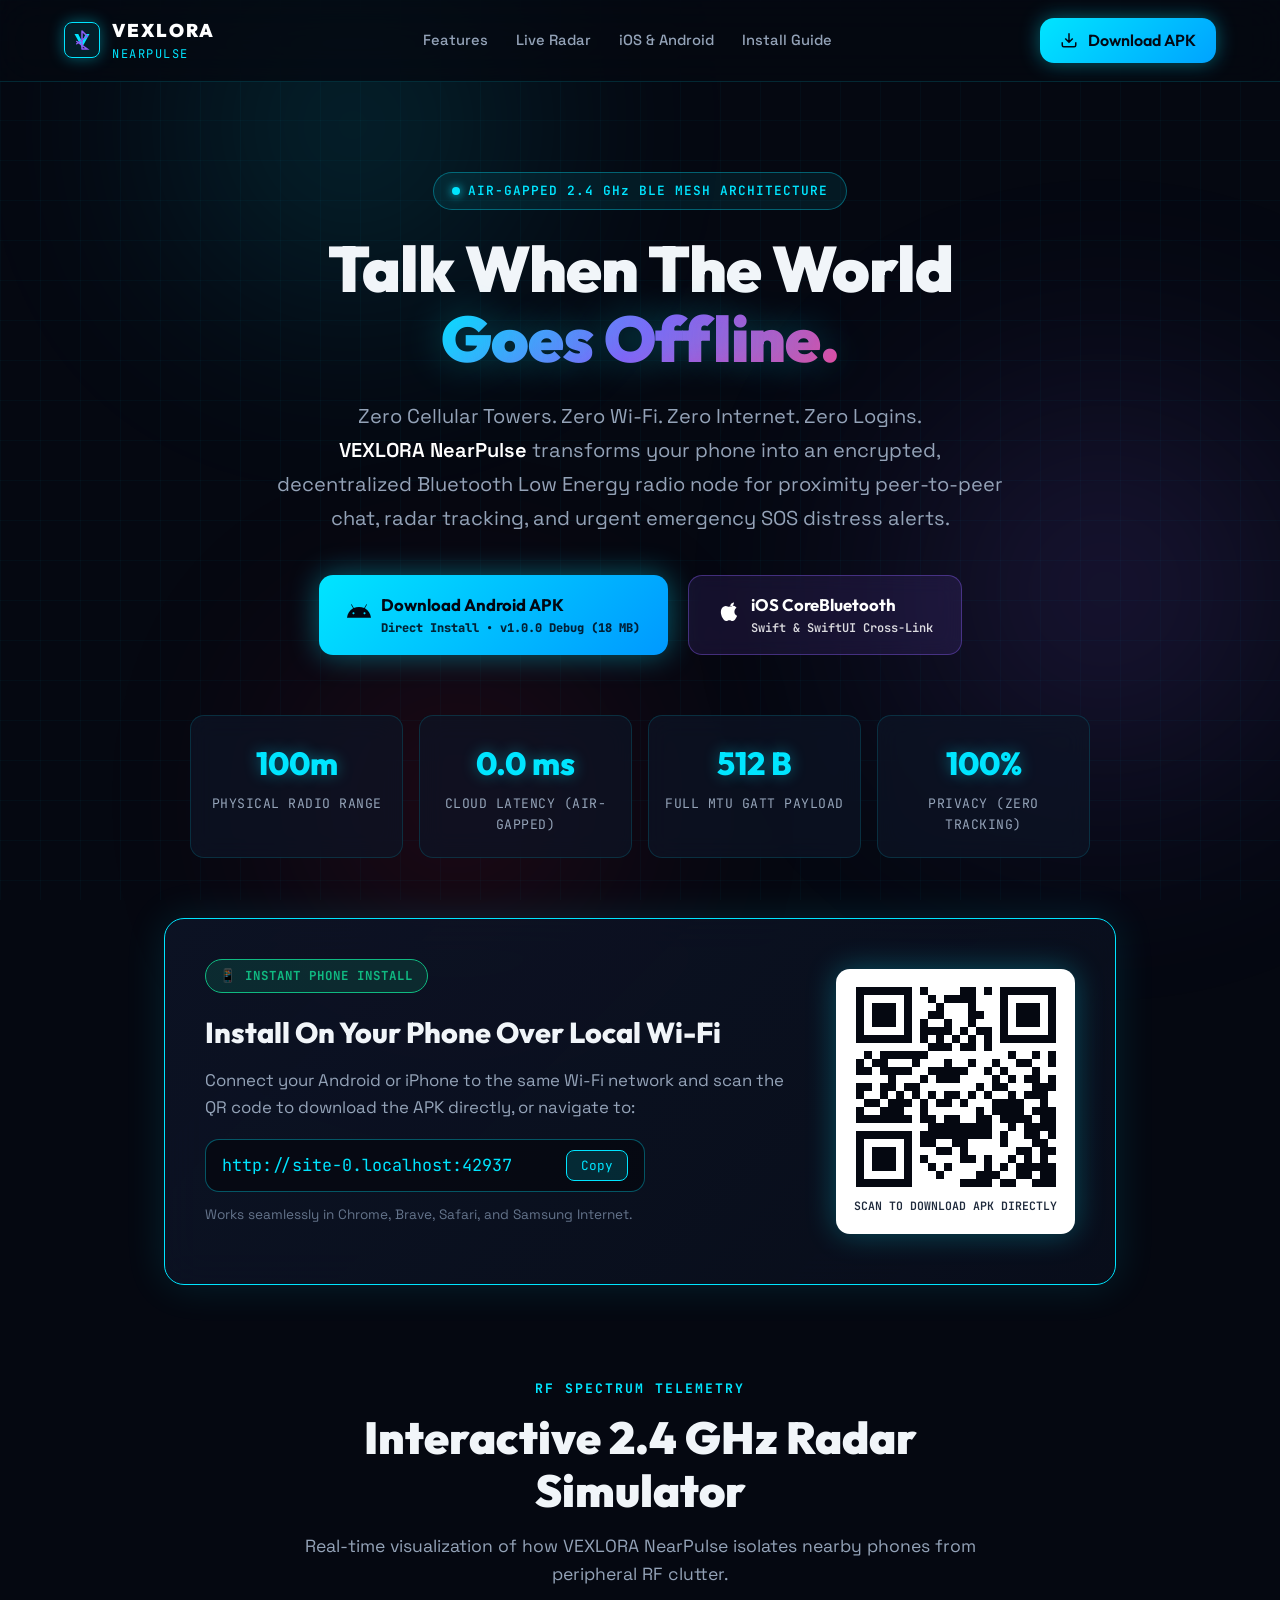
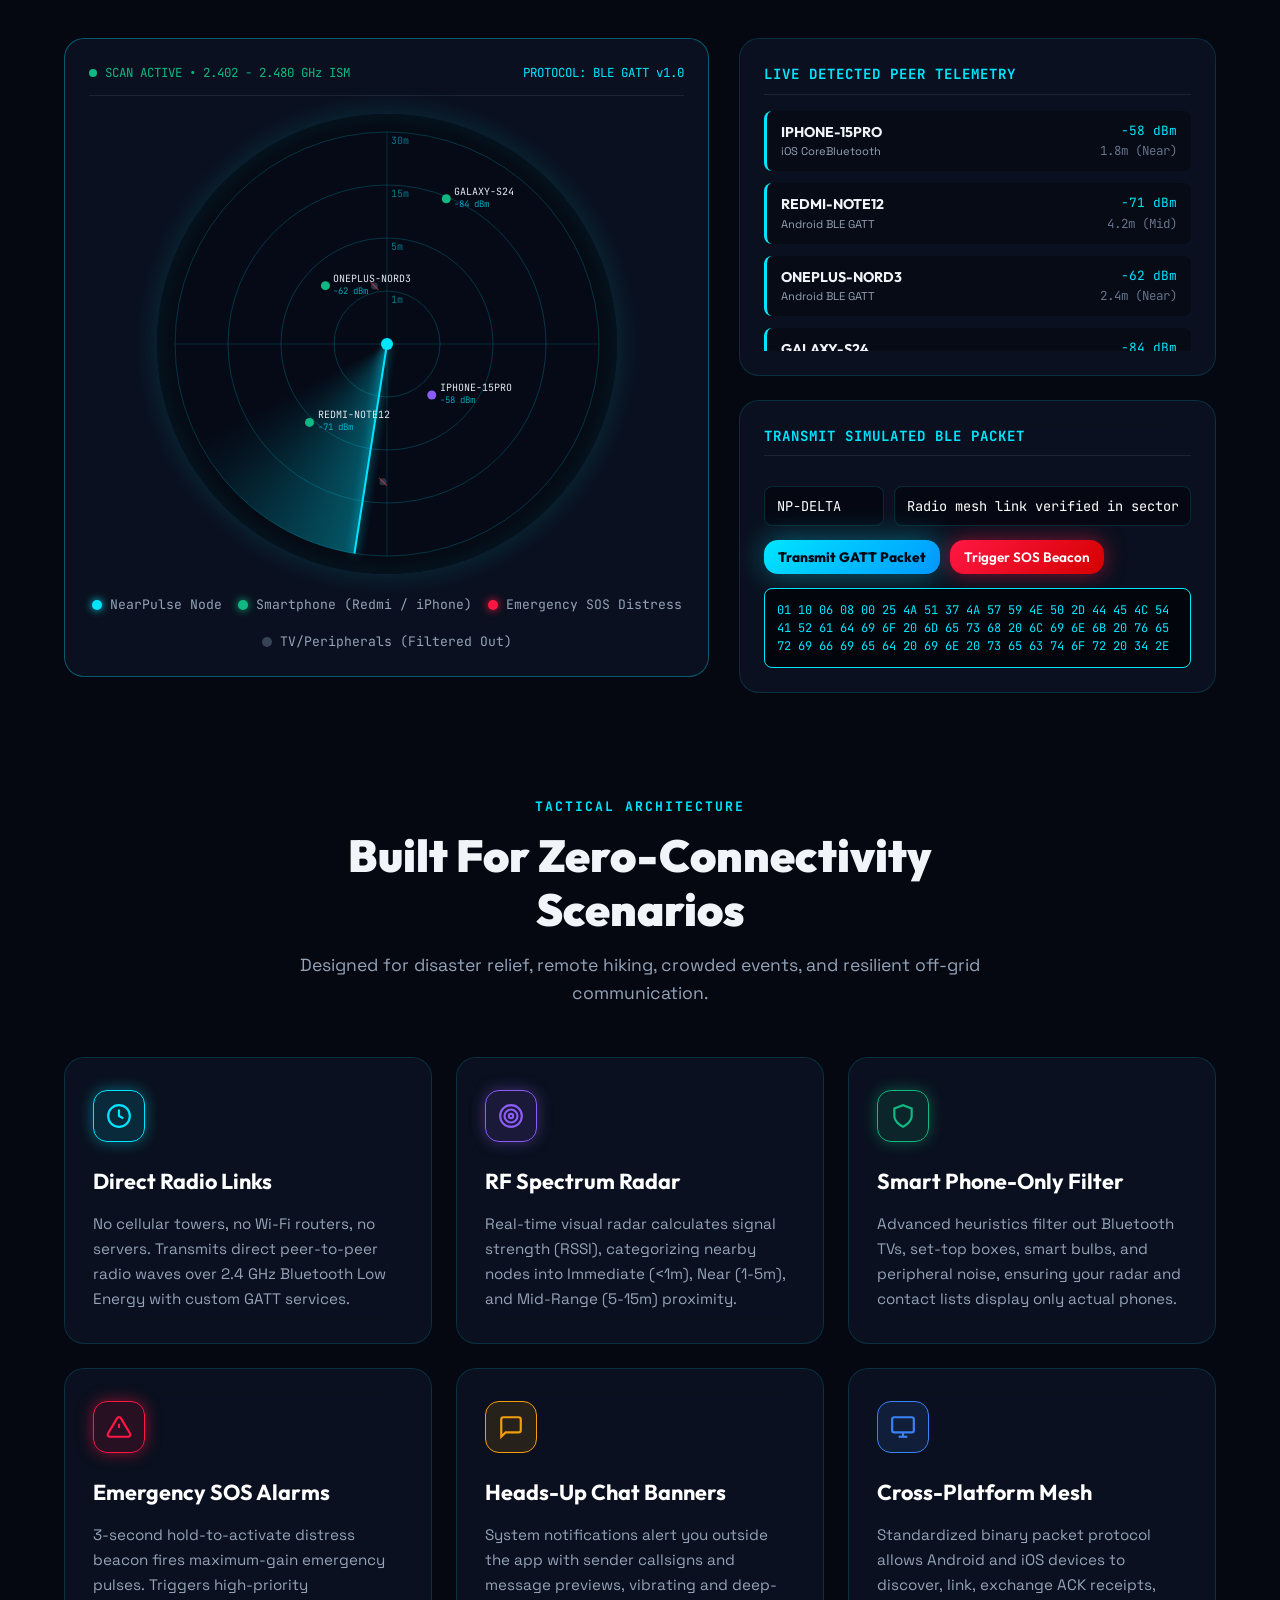
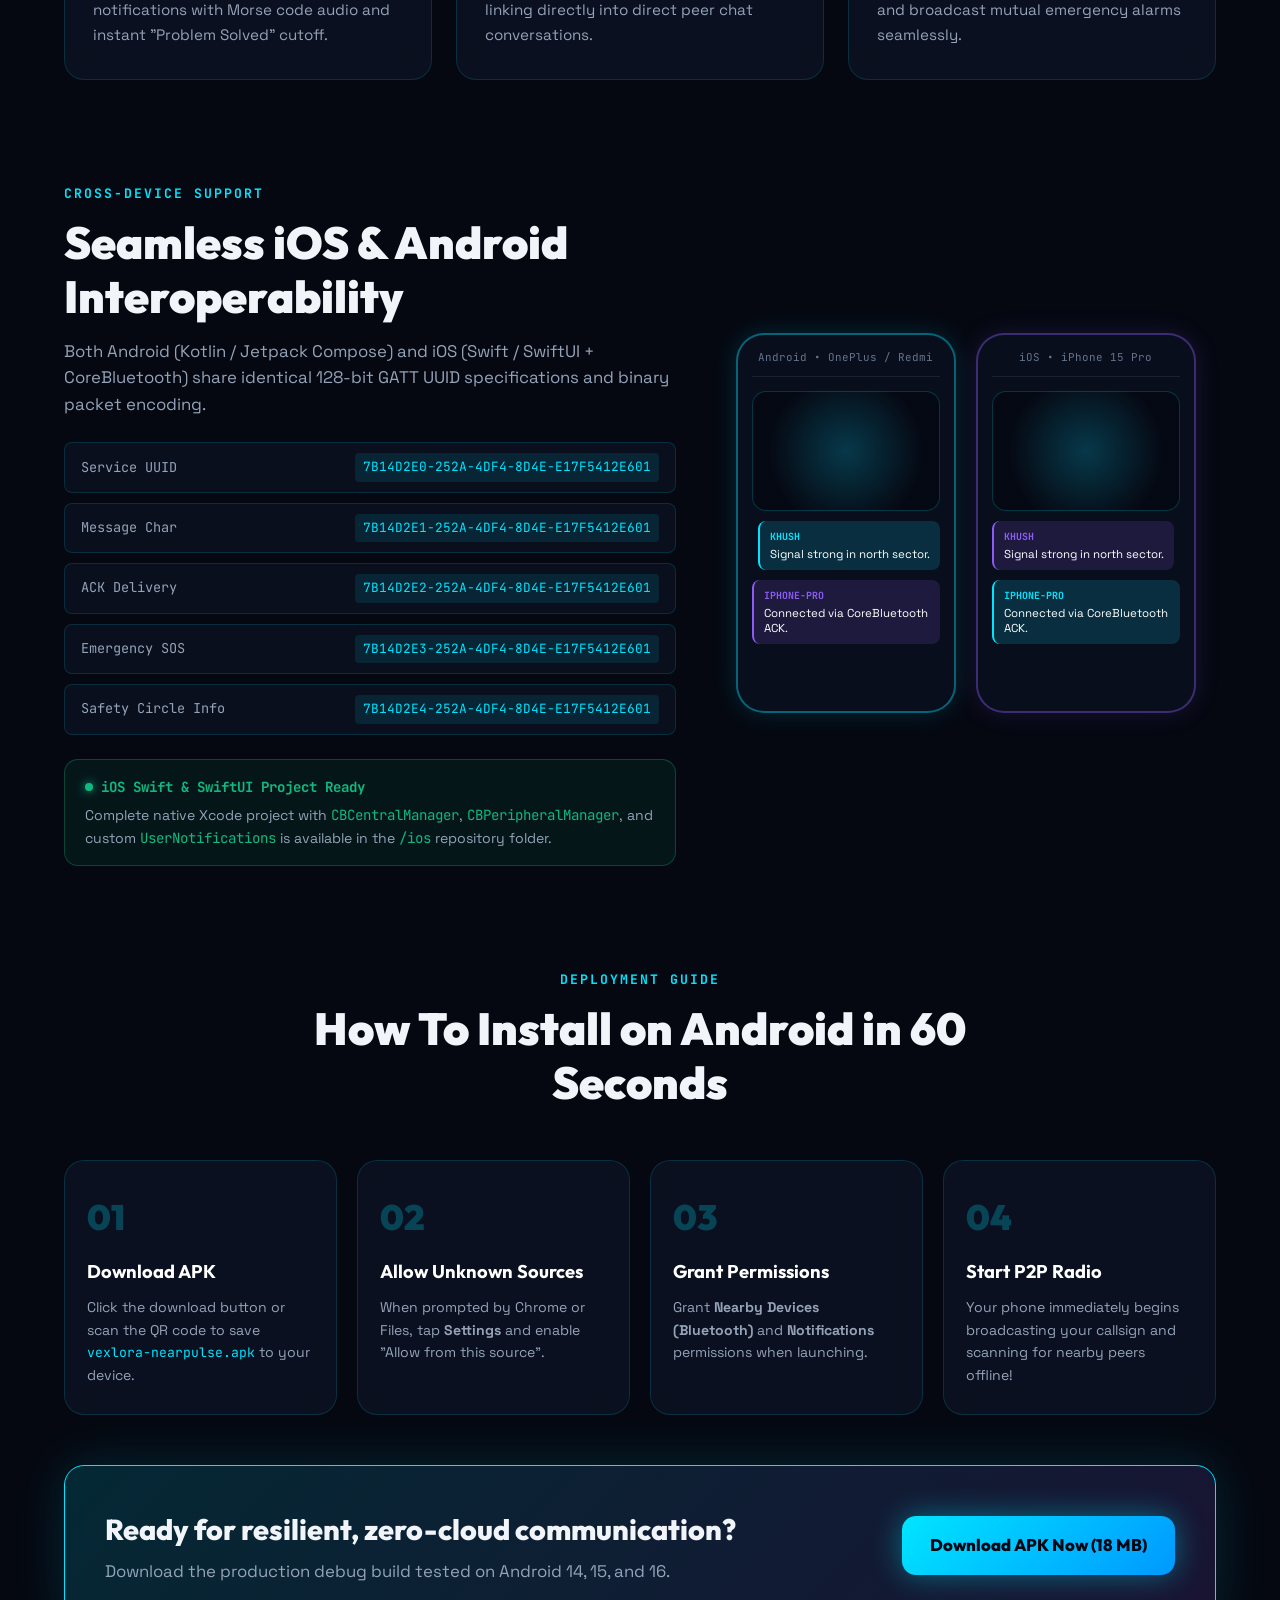
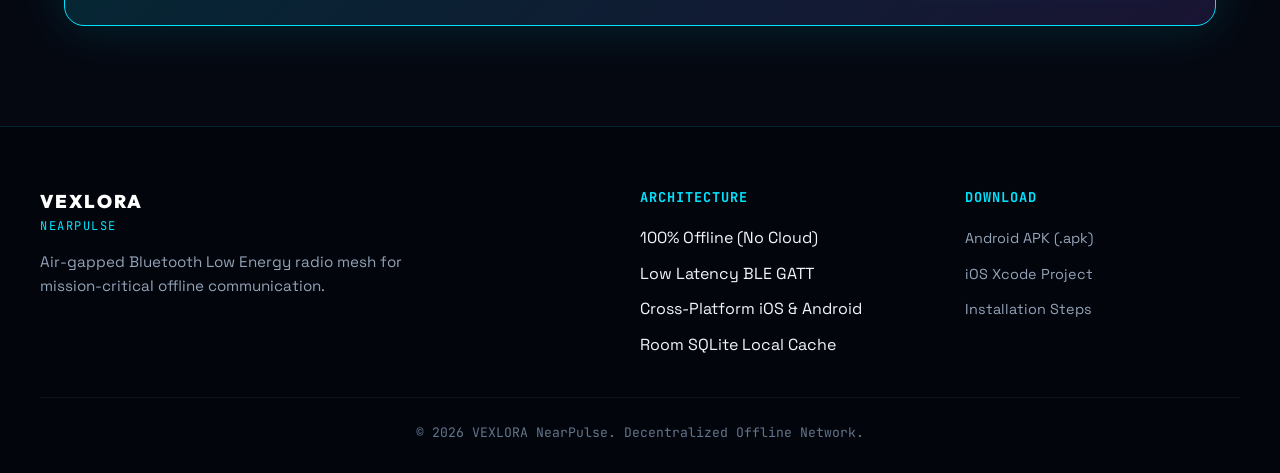
<file: web/index.html>
<!DOCTYPE html>
<html lang="en">
<head>
    <meta charset="UTF-8">
    <meta name="viewport" content="width=device-width, initial-scale=1.0">
    <title>VEXLORA NearPulse — Offline BLE Radio Mesh Network</title>
    <meta name="description" content="100% Offline peer-to-peer radio communication for Android and iOS over Bluetooth Low Energy. Zero cellular, zero internet, zero cloud.">
    <link rel="preconnect" href="https://fonts.googleapis.com">
    <link rel="preconnect" href="https://fonts.gstatic.com" crossorigin>
    <link href="https://fonts.googleapis.com/css2?family=JetBrains+Mono:wght@400;600;800&family=Outfit:wght@300;400;600;800;900&family=Space+Grotesk:wght@400;600;700&display=swap" rel="stylesheet">
    <link rel="stylesheet" href="style.css">
</head>
<body>
    <!-- Background Glows & Grid -->
    <div class="cyber-grid" aria-hidden="true"></div>
    <div class="glow-orb orb-1" aria-hidden="true"></div>
    <div class="glow-orb orb-2" aria-hidden="true"></div>
    <div class="glow-orb orb-3" aria-hidden="true"></div>

    <!-- Navigation Header -->
    <header class="header">
        <div class="header-container">
            <a href="#" class="brand-logo" id="logo-link">
                <div class="logo-glyph">
                    <svg viewBox="0 0 32 32" fill="none">
                        <path d="M6 8 L16 26 L26 8 L21 8 L16 18 L11 8 Z" fill="#00E5FF"/>
                        <path d="M16 4 L16 28 M16 4 L23 11 L9 21 M9 18 L23 28 L16 28" stroke="#8B5CF6" stroke-width="2" stroke-linecap="round"/>
                    </svg>
                </div>
                <div class="brand-text">
                    <span class="brand-name">VEXLORA</span>
                    <span class="brand-sub">NearPulse</span>
                </div>
            </a>

            <nav class="nav-links">
                <a href="#features" class="nav-link" id="nav-features">Features</a>
                <a href="#radar-demo" class="nav-link" id="nav-radar">Live Radar</a>
                <a href="#cross-platform" class="nav-link" id="nav-cross">iOS & Android</a>
                <a href="#install-guide" class="nav-link" id="nav-guide">Install Guide</a>
            </nav>

            <div class="header-actions">
                <a href="vexlora-nearpulse.apk" download="vexlora-nearpulse.apk" class="btn btn-primary" id="btn-header-download">
                    <svg class="icon" viewBox="0 0 24 24" fill="none" stroke="currentColor" stroke-width="2">
                        <path d="M21 15v4a2 2 0 0 1-2 2H5a2 2 0 0 1-2-2v-4M7 10l5 5 5-5M12 15V3"/>
                    </svg>
                    <span>Download APK</span>
                </a>
            </div>
        </div>
    </header>

    <main>
        <!-- Hero Section -->
        <section class="hero-section">
            <div class="hero-container">
                <div class="hero-badge">
                    <span class="pulse-dot"></span>
                    <span class="badge-text">AIR-GAPPED 2.4 GHz BLE MESH ARCHITECTURE</span>
                </div>

                <h1 class="hero-title">
                    Talk When The World <br>
                    <span class="gradient-text">Goes Offline.</span>
                </h1>

                <p class="hero-description">
                    Zero Cellular Towers. Zero Wi-Fi. Zero Internet. Zero Logins.<br>
                    <strong>VEXLORA NearPulse</strong> transforms your phone into an encrypted, decentralized Bluetooth Low Energy radio node for proximity peer-to-peer chat, radar tracking, and urgent emergency SOS distress alerts.
                </p>

                <!-- Primary CTA Row -->
                <div class="cta-group">
                    <a href="vexlora-nearpulse.apk" download="vexlora-nearpulse.apk" class="btn btn-hero btn-cyan" id="btn-hero-apk">
                        <div class="btn-icon">
                            <svg viewBox="0 0 24 24" fill="currentColor">
                                <path d="M17.523 15.3414c-.5511 0-.9993-.4486-.9993-1.0002 0-.5515.4482-.9997.9993-.9997.5516 0 .9997.4482.9997.9997 0 .5516-.4481 1.0002-.9997 1.0002m-11.046 0c-.5511 0-.9993-.4486-.9993-1.0002 0-.5515.4482-.9997.9993-.9997.5516 0 .9998.4482.9998.9997 0 .5516-.4482 1.0002-.9998 1.0002m11.4045-6.02l1.996-3.4572c.1017-.1764.0413-.4019-.135-.5037-.1766-.1017-.4022-.0413-.5039.1351l-2.0287 3.5137C15.6593 8.3546 13.9056 8 12 8s-3.6593.3546-5.2099 1.0093L4.7614 5.4956c-.1017-.1764-.3273-.2368-.5039-.1351-.1763.1018-.2367.3273-.135.5037l1.996 3.4572C2.6884 11.2384.4447 14.6186 0 18.7246h24c-.4447-4.106-2.6884-7.4862-6.1185-9.4032"/>
                            </svg>
                        </div>
                        <div class="btn-copy">
                            <span class="btn-primary-text">Download Android APK</span>
                            <span class="btn-sub-text">Direct Install • v1.0.0 Debug (18 MB)</span>
                        </div>
                    </a>

                    <a href="#cross-platform" class="btn btn-hero btn-glass" id="btn-hero-ios">
                        <div class="btn-icon">
                            <svg viewBox="0 0 24 24" fill="currentColor">
                                <path d="M18.71 19.5c-.83 1.24-1.71 2.45-3.05 2.47-1.34.03-1.77-.79-3.29-.79-1.53 0-2 .77-3.27.82-1.31.05-2.3-1.32-3.14-2.53C4.25 17 2.94 12.45 4.7 9.39c.87-1.52 2.43-2.48 4.12-2.51 1.28-.02 2.5.87 3.29.87.78 0 2.26-1.07 3.81-.91.65.03 2.47.26 3.64 1.98-.09.06-2.17 1.28-2.15 3.81.03 3.02 2.65 4.03 2.68 4.04-.03.07-.42 1.44-1.38 2.83M15.97 6.37c.63-.77 1.06-1.85.94-2.93-.91.04-2.03.61-2.68 1.38-.58.67-1.09 1.76-.95 2.81 1.02.08 2.06-.52 2.69-1.26"/>
                            </svg>
                        </div>
                        <div class="btn-copy">
                            <span class="btn-primary-text">iOS CoreBluetooth</span>
                            <span class="btn-sub-text">Swift & SwiftUI Cross-Link</span>
                        </div>
                    </a>
                </div>

                <!-- Stats Strip -->
                <div class="stats-strip">
                    <div class="stat-card">
                        <div class="stat-number">100m</div>
                        <div class="stat-label">Physical Radio Range</div>
                    </div>
                    <div class="stat-card">
                        <div class="stat-number">0.0 ms</div>
                        <div class="stat-label">Cloud Latency (Air-Gapped)</div>
                    </div>
                    <div class="stat-card">
                        <div class="stat-number">512 B</div>
                        <div class="stat-label">Full MTU GATT Payload</div>
                    </div>
                    <div class="stat-card">
                        <div class="stat-number">100%</div>
                        <div class="stat-label">Privacy (Zero Tracking)</div>
                    </div>
                </div>
            </div>
        </section>

        <!-- QR Code Instant Install Drawer -->
        <section class="qr-install-section">
            <div class="qr-card">
                <div class="qr-info">
                    <span class="pill-tag">📱 INSTANT PHONE INSTALL</span>
                    <h3>Install On Your Phone Over Local Wi-Fi</h3>
                    <p>Connect your Android or iPhone to the same Wi-Fi network and scan the QR code to download the APK directly, or navigate to:</p>
                    <div class="lan-address-box">
                        <code id="lan-url-display">http://192.168.29.18:8080</code>
                        <button class="btn-copy-url" id="btn-copy-lan" title="Copy URL">Copy</button>
                    </div>
                    <p class="qr-hint">Works seamlessly in Chrome, Brave, Safari, and Samsung Internet.</p>
                </div>
                <div class="qr-canvas-wrap">
                    <canvas id="qr-canvas" width="200" height="200"></canvas>
                    <span class="qr-caption">Scan to download APK directly</span>
                </div>
            </div>
        </section>

        <!-- Interactive Live Radar Simulator -->
        <section class="radar-section" id="radar-demo">
            <div class="section-header">
                <span class="section-tag">RF SPECTRUM TELEMETRY</span>
                <h2 class="section-title">Interactive 2.4 GHz Radar Simulator</h2>
                <p class="section-subtitle">Real-time visualization of how VEXLORA NearPulse isolates nearby phones from peripheral RF clutter.</p>
            </div>

            <div class="radar-demo-wrapper">
                <div class="radar-screen-box">
                    <div class="radar-hud-header">
                        <span class="hud-status"><span class="pulse-green"></span> SCAN ACTIVE • 2.402 - 2.480 GHz ISM</span>
                        <span class="hud-protocol">PROTOCOL: BLE GATT v1.0</span>
                    </div>

                    <div class="radar-canvas-container">
                        <canvas id="interactive-radar" width="460" height="460"></canvas>
                        <div class="radar-crosshair"></div>
                    </div>

                    <div class="radar-legend">
                        <span class="legend-item"><span class="legend-dot cyan"></span> NearPulse Node</span>
                        <span class="legend-item"><span class="legend-dot green"></span> Smartphone (Redmi / iPhone)</span>
                        <span class="legend-item"><span class="legend-dot red"></span> Emergency SOS Distress</span>
                        <span class="legend-item"><span class="legend-dot muted"></span> TV/Peripherals (Filtered Out)</span>
                    </div>
                </div>

                <div class="radar-controls-box">
                    <div class="card-glass">
                        <h4>LIVE DETECTED PEER TELEMETRY</h4>
                        <div class="peer-telemetry-list" id="telemetry-list">
                            <!-- Populated via JS -->
                        </div>
                    </div>

                    <div class="card-glass packet-sim-box">
                        <h4>TRANSMIT SIMULATED BLE PACKET</h4>
                        <div class="packet-input-row">
                            <input type="text" id="sim-pseudonym" value="NP-DELTA" placeholder="Callsign" maxlength="10">
                            <input type="text" id="sim-message" value="Radio mesh link verified in sector 4." placeholder="Message text">
                        </div>
                        <div class="packet-btn-row">
                            <button class="btn btn-small btn-cyan" id="btn-sim-send">Transmit GATT Packet</button>
                            <button class="btn btn-small btn-crimson" id="btn-sim-sos">Trigger SOS Beacon</button>
                        </div>
                        <div class="packet-hex-dump" id="packet-hex-dump">
                            01 01 08 08 00 24 4E 50 2D 44 45 4C 54 41 52 61 64 69 6F 20 ...
                        </div>
                    </div>
                </div>
            </div>
        </section>

        <!-- Feature Grid -->
        <section class="features-section" id="features">
            <div class="section-header">
                <span class="section-tag">TACTICAL ARCHITECTURE</span>
                <h2 class="section-title">Built For Zero-Connectivity Scenarios</h2>
                <p class="section-subtitle">Designed for disaster relief, remote hiking, crowded events, and resilient off-grid communication.</p>
            </div>

            <div class="feature-grid">
                <div class="feature-card">
                    <div class="feature-icon cyan-icon">
                        <svg viewBox="0 0 24 24" fill="none" stroke="currentColor" stroke-width="2">
                            <path d="M12 2a10 10 0 0 1 10 10c0 5.523-4.477 10-10 10S2 17.523 2 12 6.477 2 12 2z"/>
                            <path d="M12 6v6l4 2"/>
                        </svg>
                    </div>
                    <h3>Direct Radio Links</h3>
                    <p>No cellular towers, no Wi-Fi routers, no servers. Transmits direct peer-to-peer radio waves over 2.4 GHz Bluetooth Low Energy with custom GATT services.</p>
                </div>

                <div class="feature-card">
                    <div class="feature-icon purple-icon">
                        <svg viewBox="0 0 24 24" fill="none" stroke="currentColor" stroke-width="2">
                            <circle cx="12" cy="12" r="10"/>
                            <circle cx="12" cy="12" r="6"/>
                            <circle cx="12" cy="12" r="2"/>
                        </svg>
                    </div>
                    <h3>RF Spectrum Radar</h3>
                    <p>Real-time visual radar calculates signal strength (RSSI), categorizing nearby nodes into Immediate (&lt;1m), Near (1-5m), and Mid-Range (5-15m) proximity.</p>
                </div>

                <div class="feature-card">
                    <div class="feature-icon emerald-icon">
                        <svg viewBox="0 0 24 24" fill="none" stroke="currentColor" stroke-width="2">
                            <path d="M12 22s8-4 8-10V5l-8-3-8 3v7c0 6 8 10 8 10z"/>
                        </svg>
                    </div>
                    <h3>Smart Phone-Only Filter</h3>
                    <p>Advanced heuristics filter out Bluetooth TVs, set-top boxes, smart bulbs, and peripheral noise, ensuring your radar and contact lists display only actual phones.</p>
                </div>

                <div class="feature-card">
                    <div class="feature-icon red-icon">
                        <svg viewBox="0 0 24 24" fill="none" stroke="currentColor" stroke-width="2">
                            <path d="M10.29 3.86L1.82 18a2 2 0 0 0 1.71 3h16.94a2 2 0 0 0 1.71-3L13.71 3.86a2 2 0 0 0-3.42 0z"/>
                            <line x1="12" y1="9" x2="12" y2="13"/>
                            <line x1="12" y1="17" x2="12.01" y2="17"/>
                        </svg>
                    </div>
                    <h3>Emergency SOS Alarms</h3>
                    <p>3-second hold-to-activate distress beacon fires maximum-gain emergency pulses. Triggers high-priority notifications with Morse code audio and instant "Problem Solved" cutoff.</p>
                </div>

                <div class="feature-card">
                    <div class="feature-icon amber-icon">
                        <svg viewBox="0 0 24 24" fill="none" stroke="currentColor" stroke-width="2">
                            <path d="M21 15a2 2 0 0 1-2 2H7l-4 4V5a2 2 0 0 1 2-2h14a2 2 0 0 1 2 2z"/>
                        </svg>
                    </div>
                    <h3>Heads-Up Chat Banners</h3>
                    <p>System notifications alert you outside the app with sender callsigns and message previews, vibrating and deep-linking directly into direct peer chat conversations.</p>
                </div>

                <div class="feature-card">
                    <div class="feature-icon blue-icon">
                        <svg viewBox="0 0 24 24" fill="none" stroke="currentColor" stroke-width="2">
                            <rect x="2" y="3" width="20" height="14" rx="2" ry="2"/>
                            <line x1="8" y1="21" x2="16" y2="21"/>
                            <line x1="12" y1="17" x2="12" y2="21"/>
                        </svg>
                    </div>
                    <h3>Cross-Platform Mesh</h3>
                    <p>Standardized binary packet protocol allows Android and iOS devices to discover, link, exchange ACK receipts, and broadcast mutual emergency alarms seamlessly.</p>
                </div>
            </div>
        </section>

        <!-- iOS & Cross-Platform Section -->
        <section class="cross-platform-section" id="cross-platform">
            <div class="cross-container">
                <div class="cross-copy">
                    <span class="section-tag">CROSS-DEVICE SUPPORT</span>
                    <h2 class="section-title">Seamless iOS & Android Interoperability</h2>
                    <p>Both Android (Kotlin / Jetpack Compose) and iOS (Swift / SwiftUI + CoreBluetooth) share identical 128-bit GATT UUID specifications and binary packet encoding.</p>

                    <div class="spec-table">
                        <div class="spec-row">
                            <span class="spec-key">Service UUID</span>
                            <code class="spec-val">7B14D2E0-252A-4DF4-8D4E-E17F5412E601</code>
                        </div>
                        <div class="spec-row">
                            <span class="spec-key">Message Char</span>
                            <code class="spec-val">7B14D2E1-252A-4DF4-8D4E-E17F5412E601</code>
                        </div>
                        <div class="spec-row">
                            <span class="spec-key">ACK Delivery</span>
                            <code class="spec-val">7B14D2E2-252A-4DF4-8D4E-E17F5412E601</code>
                        </div>
                        <div class="spec-row">
                            <span class="spec-key">Emergency SOS</span>
                            <code class="spec-val">7B14D2E3-252A-4DF4-8D4E-E17F5412E601</code>
                        </div>
                        <div class="spec-row">
                            <span class="spec-key">Safety Circle Info</span>
                            <code class="spec-val">7B14D2E4-252A-4DF4-8D4E-E17F5412E601</code>
                        </div>
                    </div>

                    <div class="ios-status-card">
                        <div class="ios-status-badge">
                            <span class="pulse-dot-green"></span>
                            <span>iOS Swift & SwiftUI Project Ready</span>
                        </div>
                        <p>Complete native Xcode project with <code>CBCentralManager</code>, <code>CBPeripheralManager</code>, and custom <code>UserNotifications</code> is available in the <code>/ios</code> repository folder.</p>
                    </div>
                </div>

                <div class="cross-visual">
                    <div class="phone-mockup phone-android">
                        <div class="phone-bar">Android • OnePlus / Redmi</div>
                        <div class="mockup-content">
                            <div class="mockup-radar-preview"></div>
                            <div class="mockup-msg out">
                                <span class="tag">KHUSH</span>
                                <p>Signal strong in north sector.</p>
                            </div>
                            <div class="mockup-msg in">
                                <span class="tag">IPHONE-PRO</span>
                                <p>Connected via CoreBluetooth ACK.</p>
                            </div>
                        </div>
                    </div>

                    <div class="phone-mockup phone-ios">
                        <div class="phone-bar">iOS • iPhone 15 Pro</div>
                        <div class="mockup-content">
                            <div class="mockup-radar-preview"></div>
                            <div class="mockup-msg in">
                                <span class="tag">KHUSH</span>
                                <p>Signal strong in north sector.</p>
                            </div>
                            <div class="mockup-msg out">
                                <span class="tag">IPHONE-PRO</span>
                                <p>Connected via CoreBluetooth ACK.</p>
                            </div>
                        </div>
                    </div>
                </div>
            </div>
        </section>

        <!-- Install Guide Section -->
        <section class="install-section" id="install-guide">
            <div class="section-header">
                <span class="section-tag">DEPLOYMENT GUIDE</span>
                <h2 class="section-title">How To Install on Android in 60 Seconds</h2>
            </div>

            <div class="steps-grid">
                <div class="step-card">
                    <div class="step-num">01</div>
                    <h4>Download APK</h4>
                    <p>Click the download button or scan the QR code to save <code>vexlora-nearpulse.apk</code> to your device.</p>
                </div>
                <div class="step-card">
                    <div class="step-num">02</div>
                    <h4>Allow Unknown Sources</h4>
                    <p>When prompted by Chrome or Files, tap <strong>Settings</strong> and enable "Allow from this source".</p>
                </div>
                <div class="step-card">
                    <div class="step-num">03</div>
                    <h4>Grant Permissions</h4>
                    <p>Grant <strong>Nearby Devices (Bluetooth)</strong> and <strong>Notifications</strong> permissions when launching.</p>
                </div>
                <div class="step-card">
                    <div class="step-num">04</div>
                    <h4>Start P2P Radio</h4>
                    <p>Your phone immediately begins broadcasting your callsign and scanning for nearby peers offline!</p>
                </div>
            </div>

            <div class="download-cta-banner">
                <div class="cta-banner-text">
                    <h3>Ready for resilient, zero-cloud communication?</h3>
                    <p>Download the production debug build tested on Android 14, 15, and 16.</p>
                </div>
                <a href="vexlora-nearpulse.apk" download="vexlora-nearpulse.apk" class="btn btn-hero btn-cyan" id="btn-banner-download">
                    Download APK Now (18 MB)
                </a>
            </div>
        </section>
    </main>

    <!-- Footer -->
    <footer class="footer">
        <div class="footer-container">
            <div class="footer-col">
                <div class="brand-text">
                    <span class="brand-name">VEXLORA</span>
                    <span class="brand-sub">NearPulse</span>
                </div>
                <p class="footer-desc">Air-gapped Bluetooth Low Energy radio mesh for mission-critical offline communication.</p>
            </div>
            <div class="footer-col">
                <h5>Architecture</h5>
                <ul>
                    <li>100% Offline (No Cloud)</li>
                    <li>Low Latency BLE GATT</li>
                    <li>Cross-Platform iOS & Android</li>
                    <li>Room SQLite Local Cache</li>
                </ul>
            </div>
            <div class="footer-col">
                <h5>Download</h5>
                <ul>
                    <li><a href="vexlora-nearpulse.apk" download>Android APK (.apk)</a></li>
                    <li><a href="#cross-platform">iOS Xcode Project</a></li>
                    <li><a href="#install-guide">Installation Steps</a></li>
                </ul>
            </div>
        </div>
        <div class="footer-bottom">
            <p>&copy; 2026 VEXLORA NearPulse. Decentralized Offline Network.</p>
        </div>
    </footer>

    <script src="app.js"></script>
</body>
</html>
</file>
<file: web/style.css>
/* ==========================================================================
   VEXLORA NearPulse — Tactical Cyberpunk Design System
   ========================================================================== */

:root {
    --bg-primary: #050811;
    --bg-secondary: #0a0f1d;
    --bg-card: rgba(13, 20, 38, 0.7);
    --bg-card-hover: rgba(18, 28, 54, 0.85);
    --border-glass: rgba(0, 229, 255, 0.15);
    --border-glass-strong: rgba(0, 229, 255, 0.35);

    --cyan-primary: #00E5FF;
    --cyan-glow: rgba(0, 229, 255, 0.4);
    --cyan-glow-subtle: rgba(0, 229, 255, 0.15);

    --purple-primary: #8B5CF6;
    --purple-glow: rgba(139, 92, 246, 0.4);

    --emerald-primary: #10B981;
    --emerald-glow: rgba(16, 185, 129, 0.4);

    --crimson-primary: #FF1744;
    --crimson-glow: rgba(255, 23, 68, 0.5);

    --amber-primary: #F59E0B;
    --text-primary: #F1F5F9;
    --text-secondary: #94A3B8;
    --text-muted: #64748B;

    --font-heading: 'Outfit', -apple-system, BlinkMacSystemFont, sans-serif;
    --font-body: 'Space Grotesk', -apple-system, BlinkMacSystemFont, sans-serif;
    --font-mono: 'JetBrains Mono', monospace;

    --radius-sm: 8px;
    --radius-md: 14px;
    --radius-lg: 20px;
    --radius-full: 9999px;
    --transition-smooth: all 0.25s cubic-bezier(0.16, 1, 0.3, 1);
}

*, *::before, *::after {
    box-sizing: border-box;
    margin: 0;
    padding: 0;
}

html {
    scroll-behavior: smooth;
    font-size: 16px;
}

body {
    background-color: var(--bg-primary);
    color: var(--text-primary);
    font-family: var(--font-body);
    line-height: 1.6;
    overflow-x: hidden;
    position: relative;
    min-height: 100vh;
}

/* Background Cyber Grid & Glowing Orbs */
.cyber-grid {
    position: fixed;
    top: 0;
    left: 0;
    width: 100vw;
    height: 100vh;
    background-image: 
        linear-gradient(to right, rgba(0, 229, 255, 0.03) 1px, transparent 1px),
        linear-gradient(to bottom, rgba(0, 229, 255, 0.03) 1px, transparent 1px);
    background-size: 40px 40px;
    pointer-events: none;
    z-index: 0;
}

.glow-orb {
    position: fixed;
    border-radius: 50%;
    filter: blur(120px);
    opacity: 0.25;
    pointer-events: none;
    z-index: 0;
}

.orb-1 {
    width: 450px;
    height: 450px;
    background: radial-gradient(circle, var(--cyan-primary), transparent 70%);
    top: -100px;
    left: 10%;
    animation: orbFloat1 18s ease-in-out infinite alternate;
}

.orb-2 {
    width: 550px;
    height: 550px;
    background: radial-gradient(circle, var(--purple-primary), transparent 70%);
    top: 35%;
    right: -100px;
    animation: orbFloat2 22s ease-in-out infinite alternate;
}

.orb-3 {
    width: 400px;
    height: 400px;
    background: radial-gradient(circle, var(--crimson-primary), transparent 70%);
    bottom: -100px;
    left: 20%;
    animation: orbFloat1 20s ease-in-out infinite alternate;
}

@keyframes orbFloat1 {
    0% { transform: translate(0, 0) scale(1); }
    100% { transform: translate(60px, 80px) scale(1.15); }
}

@keyframes orbFloat2 {
    0% { transform: translate(0, 0) scale(1); }
    100% { transform: translate(-80px, -60px) scale(0.9); }
}

/* Navigation Header */
.header {
    position: sticky;
    top: 0;
    z-index: 100;
    backdrop-filter: blur(20px);
    -webkit-backdrop-filter: blur(20px);
    background: rgba(5, 8, 17, 0.75);
    border-bottom: 1px solid var(--border-glass);
}

.header-container {
    max-width: 1200px;
    margin: 0 auto;
    padding: 16px 24px;
    display: flex;
    align-items: center;
    justify-content: space-between;
}

.brand-logo {
    display: flex;
    align-items: center;
    gap: 12px;
    text-decoration: none;
    color: inherit;
}

.logo-glyph {
    width: 36px;
    height: 36px;
    display: flex;
    align-items: center;
    justify-content: center;
    background: rgba(0, 229, 255, 0.1);
    border: 1px solid var(--cyan-primary);
    border-radius: var(--radius-sm);
    box-shadow: 0 0 15px var(--cyan-glow);
}

.logo-glyph svg {
    width: 24px;
    height: 24px;
}

.brand-text {
    display: flex;
    flex-direction: column;
}

.brand-name {
    font-family: var(--font-heading);
    font-weight: 900;
    font-size: 1.15rem;
    letter-spacing: 2px;
    color: #fff;
}

.brand-sub {
    font-family: var(--font-mono);
    font-size: 0.75rem;
    color: var(--cyan-primary);
    letter-spacing: 1.5px;
    text-transform: uppercase;
}

.nav-links {
    display: flex;
    gap: 28px;
}

.nav-link {
    text-decoration: none;
    color: var(--text-secondary);
    font-weight: 500;
    font-size: 0.92rem;
    transition: var(--transition-smooth);
    position: relative;
}

.nav-link:hover {
    color: var(--cyan-primary);
}

.nav-link::after {
    content: '';
    position: absolute;
    bottom: -6px;
    left: 0;
    width: 0;
    height: 2px;
    background: var(--cyan-primary);
    box-shadow: 0 0 8px var(--cyan-primary);
    transition: var(--transition-smooth);
}

.nav-link:hover::after {
    width: 100%;
}

.header-actions {
    display: flex;
    gap: 12px;
}

/* Common Buttons */
.btn {
    display: inline-flex;
    align-items: center;
    justify-content: center;
    gap: 10px;
    padding: 10px 20px;
    border-radius: var(--radius-md);
    font-family: var(--font-heading);
    font-weight: 600;
    text-decoration: none;
    cursor: pointer;
    border: none;
    transition: var(--transition-smooth);
}

.btn-primary {
    background: linear-gradient(135deg, var(--cyan-primary), #00A3FF);
    color: #030814;
    box-shadow: 0 0 20px var(--cyan-glow);
}

.btn-primary:hover {
    transform: translateY(-2px);
    box-shadow: 0 0 30px var(--cyan-primary);
}

.btn-hero {
    padding: 16px 28px;
    border-radius: var(--radius-md);
    font-size: 1.05rem;
}

.btn-cyan {
    background: linear-gradient(135deg, var(--cyan-primary) 0%, #0099FF 100%);
    color: #020713;
    font-weight: 800;
    box-shadow: 0 0 30px var(--cyan-glow);
}

.btn-cyan:hover {
    transform: translateY(-3px) scale(1.02);
    box-shadow: 0 0 45px var(--cyan-primary);
}

.btn-glass {
    background: rgba(139, 92, 246, 0.12);
    border: 1px solid rgba(139, 92, 246, 0.4);
    color: #fff;
    backdrop-filter: blur(10px);
}

.btn-glass:hover {
    background: rgba(139, 92, 246, 0.25);
    border-color: var(--purple-primary);
    transform: translateY(-3px);
    box-shadow: 0 0 30px var(--purple-glow);
}

.btn-crimson {
    background: linear-gradient(135deg, var(--crimson-primary), #D50000);
    color: #fff;
    box-shadow: 0 0 20px var(--crimson-glow);
}

.btn-crimson:hover {
    transform: translateY(-2px);
    box-shadow: 0 0 35px var(--crimson-primary);
}

.btn-small {
    padding: 8px 14px;
    font-size: 0.85rem;
}

.btn-icon svg {
    width: 24px;
    height: 24px;
}

.btn-copy {
    display: flex;
    flex-direction: column;
    text-align: left;
}

.btn-primary-text {
    font-weight: 700;
    font-size: 1.05rem;
}

.btn-sub-text {
    font-size: 0.75rem;
    opacity: 0.85;
    font-family: var(--font-mono);
}

.icon {
    width: 18px;
    height: 18px;
}

/* Hero Section */
.hero-section {
    position: relative;
    z-index: 1;
    padding: 90px 24px 60px;
    text-align: center;
}

.hero-container {
    max-width: 900px;
    margin: 0 auto;
}

.hero-badge {
    display: inline-flex;
    align-items: center;
    gap: 8px;
    padding: 8px 18px;
    background: rgba(0, 229, 255, 0.08);
    border: 1px solid var(--border-glass-strong);
    border-radius: var(--radius-full);
    margin-bottom: 24px;
}

.pulse-dot {
    width: 8px;
    height: 8px;
    background-color: var(--cyan-primary);
    border-radius: 50%;
    box-shadow: 0 0 10px var(--cyan-primary);
    animation: dotPulse 1.5s infinite;
}

.pulse-dot-green {
    width: 8px;
    height: 8px;
    background-color: var(--emerald-primary);
    border-radius: 50%;
    box-shadow: 0 0 10px var(--emerald-primary);
    animation: dotPulse 1.5s infinite;
}

@keyframes dotPulse {
    0%, 100% { opacity: 1; transform: scale(1); }
    50% { opacity: 0.4; transform: scale(0.8); }
}

.badge-text {
    font-family: var(--font-mono);
    font-size: 0.8rem;
    color: var(--cyan-primary);
    letter-spacing: 1px;
    font-weight: 600;
}

.hero-title {
    font-family: var(--font-heading);
    font-size: 4rem;
    font-weight: 900;
    line-height: 1.1;
    margin-bottom: 24px;
    letter-spacing: -1px;
}

.gradient-text {
    background: linear-gradient(135deg, #00E5FF 0%, #8B5CF6 50%, #EC4899 100%);
    -webkit-background-clip: text;
    -webkit-text-fill-color: transparent;
    text-shadow: 0 0 40px rgba(0, 229, 255, 0.3);
}

.hero-description {
    font-size: 1.25rem;
    color: var(--text-secondary);
    max-width: 740px;
    margin: 0 auto 40px;
    line-height: 1.7;
}

.hero-description strong {
    color: #fff;
    font-weight: 600;
}

.cta-group {
    display: flex;
    justify-content: center;
    gap: 20px;
    margin-bottom: 60px;
    flex-wrap: wrap;
}

/* Stats Strip */
.stats-strip {
    display: grid;
    grid-template-columns: repeat(4, 1fr);
    gap: 16px;
    margin-top: 20px;
}

.stat-card {
    background: var(--bg-card);
    border: 1px solid var(--border-glass);
    border-radius: var(--radius-md);
    padding: 22px 16px;
    backdrop-filter: blur(12px);
    transition: var(--transition-smooth);
}

.stat-card:hover {
    border-color: var(--cyan-primary);
    transform: translateY(-4px);
    box-shadow: 0 10px 25px rgba(0, 229, 255, 0.1);
}

.stat-number {
    font-family: var(--font-heading);
    font-size: 2rem;
    font-weight: 800;
    color: var(--cyan-primary);
    margin-bottom: 4px;
    text-shadow: 0 0 15px var(--cyan-glow);
}

.stat-label {
    font-size: 0.82rem;
    color: var(--text-secondary);
    font-family: var(--font-mono);
    text-transform: uppercase;
    letter-spacing: 0.5px;
}

/* QR Code Section */
.qr-install-section {
    position: relative;
    z-index: 1;
    max-width: 1000px;
    margin: 0 auto 90px;
    padding: 0 24px;
}

.qr-card {
    display: flex;
    align-items: center;
    justify-content: space-between;
    gap: 40px;
    background: linear-gradient(135deg, rgba(13, 20, 38, 0.9), rgba(10, 15, 29, 0.8));
    border: 1px solid var(--cyan-primary);
    border-radius: var(--radius-lg);
    padding: 40px;
    box-shadow: 0 0 40px rgba(0, 229, 255, 0.12);
    backdrop-filter: blur(20px);
}

.qr-info {
    flex: 1;
}

.pill-tag {
    display: inline-block;
    padding: 6px 14px;
    background: rgba(16, 185, 129, 0.15);
    border: 1px solid var(--emerald-primary);
    color: var(--emerald-primary);
    border-radius: var(--radius-full);
    font-family: var(--font-mono);
    font-size: 0.78rem;
    font-weight: 700;
    letter-spacing: 1px;
    margin-bottom: 16px;
}

.qr-info h3 {
    font-family: var(--font-heading);
    font-size: 1.8rem;
    font-weight: 800;
    margin-bottom: 12px;
}

.qr-info p {
    color: var(--text-secondary);
    margin-bottom: 18px;
    font-size: 1.05rem;
}

.lan-address-box {
    display: flex;
    align-items: center;
    gap: 12px;
    background: rgba(5, 8, 17, 0.8);
    border: 1px solid var(--border-glass-strong);
    padding: 10px 16px;
    border-radius: var(--radius-md);
    margin-bottom: 12px;
    max-width: 440px;
}

.lan-address-box code {
    font-family: var(--font-mono);
    font-size: 1.05rem;
    color: var(--cyan-primary);
    flex: 1;
}

.btn-copy-url {
    background: rgba(0, 229, 255, 0.15);
    border: 1px solid var(--cyan-primary);
    color: var(--cyan-primary);
    padding: 6px 14px;
    border-radius: var(--radius-sm);
    font-family: var(--font-mono);
    font-size: 0.8rem;
    cursor: pointer;
    transition: var(--transition-smooth);
}

.btn-copy-url:hover {
    background: var(--cyan-primary);
    color: #050811;
}

.qr-hint {
    font-size: 0.85rem !important;
    color: var(--text-muted) !important;
}

.qr-canvas-wrap {
    display: flex;
    flex-direction: column;
    align-items: center;
    background: #fff;
    padding: 18px;
    border-radius: var(--radius-md);
    box-shadow: 0 0 30px rgba(0, 229, 255, 0.3);
}

#qr-canvas {
    width: 200px;
    height: 200px;
    image-rendering: pixelated;
}

.qr-caption {
    font-family: var(--font-mono);
    font-size: 0.72rem;
    color: #1e293b;
    margin-top: 10px;
    font-weight: 600;
    text-transform: uppercase;
}

/* Section Header Shared */
.section-header {
    text-align: center;
    max-width: 720px;
    margin: 0 auto 50px;
}

.section-tag {
    font-family: var(--font-mono);
    font-size: 0.82rem;
    color: var(--cyan-primary);
    letter-spacing: 2px;
    text-transform: uppercase;
    font-weight: 700;
    display: inline-block;
    margin-bottom: 12px;
}

.section-title {
    font-family: var(--font-heading);
    font-size: 2.8rem;
    font-weight: 900;
    line-height: 1.2;
    margin-bottom: 14px;
}

.section-subtitle {
    color: var(--text-secondary);
    font-size: 1.1rem;
}

/* Radar Demo Section */
.radar-section {
    position: relative;
    z-index: 1;
    max-width: 1200px;
    margin: 0 auto 100px;
    padding: 0 24px;
}

.radar-demo-wrapper {
    display: grid;
    grid-template-columns: 1.15fr 0.85fr;
    gap: 30px;
    align-items: start;
}

.radar-screen-box {
    background: var(--bg-card);
    border: 1px solid var(--border-glass-strong);
    border-radius: var(--radius-lg);
    padding: 24px;
    backdrop-filter: blur(16px);
    display: flex;
    flex-direction: column;
    align-items: center;
    position: relative;
}

.radar-hud-header {
    width: 100%;
    display: flex;
    justify-content: space-between;
    font-family: var(--font-mono);
    font-size: 0.78rem;
    margin-bottom: 18px;
    padding-bottom: 12px;
    border-bottom: 1px solid rgba(255, 255, 255, 0.08);
}

.hud-status {
    color: var(--emerald-primary);
    display: flex;
    align-items: center;
    gap: 8px;
}

.pulse-green {
    width: 8px;
    height: 8px;
    background: var(--emerald-primary);
    border-radius: 50%;
    animation: dotPulse 1.2s infinite;
}

.hud-protocol {
    color: var(--cyan-primary);
}

.radar-canvas-container {
    position: relative;
    width: 460px;
    height: 460px;
    max-width: 100%;
    display: flex;
    align-items: center;
    justify-content: center;
}

#interactive-radar {
    width: 460px;
    height: 460px;
    max-width: 100%;
    border-radius: 50%;
    background: radial-gradient(circle, rgba(0, 229, 255, 0.06) 0%, rgba(5, 8, 17, 0.95) 70%);
    box-shadow: 0 0 30px rgba(0, 229, 255, 0.15), inset 0 0 30px rgba(0, 229, 255, 0.1);
}

.radar-legend {
    display: flex;
    gap: 16px;
    margin-top: 20px;
    flex-wrap: wrap;
    justify-content: center;
}

.legend-item {
    display: flex;
    align-items: center;
    gap: 8px;
    font-size: 0.82rem;
    font-family: var(--font-mono);
    color: var(--text-secondary);
}

.legend-dot {
    width: 10px;
    height: 10px;
    border-radius: 50%;
}

.legend-dot.cyan { background: var(--cyan-primary); box-shadow: 0 0 8px var(--cyan-primary); }
.legend-dot.green { background: var(--emerald-primary); box-shadow: 0 0 8px var(--emerald-primary); }
.legend-dot.red { background: var(--crimson-primary); box-shadow: 0 0 8px var(--crimson-primary); }
.legend-dot.muted { background: var(--text-muted); opacity: 0.5; }

/* Radar Controls Box */
.radar-controls-box {
    display: flex;
    flex-direction: column;
    gap: 24px;
}

.card-glass {
    background: var(--bg-card);
    border: 1px solid var(--border-glass);
    border-radius: var(--radius-lg);
    padding: 24px;
    backdrop-filter: blur(16px);
}

.card-glass h4 {
    font-family: var(--font-mono);
    font-size: 0.88rem;
    color: var(--cyan-primary);
    letter-spacing: 1px;
    margin-bottom: 16px;
    padding-bottom: 8px;
    border-bottom: 1px solid rgba(255, 255, 255, 0.08);
}

.peer-telemetry-list {
    display: flex;
    flex-direction: column;
    gap: 12px;
    max-height: 240px;
    overflow-y: auto;
}

.telemetry-row {
    display: flex;
    align-items: center;
    justify-content: space-between;
    padding: 10px 14px;
    background: rgba(5, 8, 17, 0.6);
    border-radius: var(--radius-sm);
    border-left: 3px solid var(--cyan-primary);
    font-size: 0.88rem;
}

.telemetry-row.sos-active {
    border-left-color: var(--crimson-primary);
    background: rgba(255, 23, 68, 0.12);
}

.telemetry-node-name {
    font-family: var(--font-heading);
    font-weight: 700;
}

.telemetry-rssi {
    font-family: var(--font-mono);
    color: var(--cyan-primary);
    font-size: 0.8rem;
}

.telemetry-dist {
    font-family: var(--font-mono);
    color: var(--text-muted);
    font-size: 0.78rem;
}

/* Packet Sim Box */
.packet-sim-box {
    display: flex;
    flex-direction: column;
    gap: 14px;
}

.packet-input-row {
    display: flex;
    gap: 10px;
}

.packet-input-row input {
    background: rgba(5, 8, 17, 0.8);
    border: 1px solid var(--border-glass);
    border-radius: var(--radius-sm);
    color: #fff;
    padding: 10px 12px;
    font-family: var(--font-mono);
    font-size: 0.85rem;
}

.packet-input-row input:focus {
    outline: none;
    border-color: var(--cyan-primary);
    box-shadow: 0 0 10px var(--cyan-glow);
}

#sim-pseudonym {
    width: 120px;
}

#sim-message {
    flex: 1;
}

.packet-btn-row {
    display: flex;
    gap: 10px;
}

.packet-hex-dump {
    background: #02050c;
    border: 1px solid rgba(0, 229, 255, 0.2);
    border-radius: var(--radius-sm);
    padding: 12px;
    font-family: var(--font-mono);
    font-size: 0.75rem;
    color: var(--cyan-primary);
    word-break: break-all;
    line-height: 1.5;
    min-height: 60px;
}

/* Features Grid */
.features-section {
    position: relative;
    z-index: 1;
    max-width: 1200px;
    margin: 0 auto 100px;
    padding: 0 24px;
}

.feature-grid {
    display: grid;
    grid-template-columns: repeat(3, 1fr);
    gap: 24px;
}

.feature-card {
    background: var(--bg-card);
    border: 1px solid var(--border-glass);
    border-radius: var(--radius-lg);
    padding: 32px 28px;
    backdrop-filter: blur(16px);
    transition: var(--transition-smooth);
}

.feature-card:hover {
    border-color: var(--cyan-primary);
    transform: translateY(-6px);
    background: var(--bg-card-hover);
    box-shadow: 0 15px 35px rgba(0, 229, 255, 0.12);
}

.feature-icon {
    width: 52px;
    height: 52px;
    border-radius: var(--radius-md);
    display: flex;
    align-items: center;
    justify-content: center;
    margin-bottom: 22px;
}

.feature-icon svg {
    width: 26px;
    height: 26px;
}

.cyan-icon {
    background: rgba(0, 229, 255, 0.12);
    border: 1px solid var(--cyan-primary);
    color: var(--cyan-primary);
    box-shadow: 0 0 15px var(--cyan-glow);
}

.purple-icon {
    background: rgba(139, 92, 246, 0.12);
    border: 1px solid var(--purple-primary);
    color: var(--purple-primary);
    box-shadow: 0 0 15px var(--purple-glow);
}

.emerald-icon {
    background: rgba(16, 185, 129, 0.12);
    border: 1px solid var(--emerald-primary);
    color: var(--emerald-primary);
    box-shadow: 0 0 15px var(--emerald-glow);
}

.red-icon {
    background: rgba(255, 23, 68, 0.12);
    border: 1px solid var(--crimson-primary);
    color: var(--crimson-primary);
    box-shadow: 0 0 15px var(--crimson-glow);
}

.amber-icon {
    background: rgba(245, 158, 11, 0.12);
    border: 1px solid var(--amber-primary);
    color: var(--amber-primary);
}

.blue-icon {
    background: rgba(59, 130, 246, 0.12);
    border: 1px solid #3B82F6;
    color: #3B82F6;
}

.feature-card h3 {
    font-family: var(--font-heading);
    font-size: 1.35rem;
    font-weight: 700;
    margin-bottom: 12px;
    color: #fff;
}

.feature-card p {
    color: var(--text-secondary);
    font-size: 0.95rem;
    line-height: 1.65;
}

/* Cross-Platform Section */
.cross-platform-section {
    position: relative;
    z-index: 1;
    max-width: 1200px;
    margin: 0 auto 100px;
    padding: 0 24px;
}

.cross-container {
    display: grid;
    grid-template-columns: 1.1fr 0.9fr;
    gap: 40px;
    align-items: center;
}

.cross-copy .section-title {
    text-align: left;
}

.cross-copy p {
    color: var(--text-secondary);
    font-size: 1.05rem;
    margin-bottom: 24px;
}

.spec-table {
    display: flex;
    flex-direction: column;
    gap: 10px;
    margin-bottom: 24px;
}

.spec-row {
    display: flex;
    align-items: center;
    justify-content: space-between;
    background: rgba(13, 20, 38, 0.6);
    border: 1px solid var(--border-glass);
    padding: 10px 16px;
    border-radius: var(--radius-sm);
}

.spec-key {
    font-family: var(--font-mono);
    font-size: 0.85rem;
    color: var(--text-secondary);
}

.spec-val {
    font-family: var(--font-mono);
    font-size: 0.8rem;
    color: var(--cyan-primary);
    background: rgba(0, 229, 255, 0.1);
    padding: 4px 8px;
    border-radius: 4px;
}

.ios-status-card {
    background: rgba(16, 185, 129, 0.08);
    border: 1px solid rgba(16, 185, 129, 0.3);
    border-radius: var(--radius-md);
    padding: 16px 20px;
}

.ios-status-badge {
    display: flex;
    align-items: center;
    gap: 8px;
    font-family: var(--font-mono);
    color: var(--emerald-primary);
    font-weight: 700;
    font-size: 0.88rem;
    margin-bottom: 6px;
}

.ios-status-card p {
    margin-bottom: 0;
    font-size: 0.88rem;
    color: var(--text-secondary);
}

.ios-status-card code {
    color: var(--emerald-primary);
    font-family: var(--font-mono);
}

/* Phone Mockups */
.cross-visual {
    display: flex;
    gap: 20px;
    justify-content: center;
}

.phone-mockup {
    width: 220px;
    height: 380px;
    background: #090e1d;
    border: 2px solid var(--border-glass-strong);
    border-radius: 28px;
    padding: 14px;
    display: flex;
    flex-direction: column;
    box-shadow: 0 20px 40px rgba(0, 0, 0, 0.6);
    position: relative;
    overflow: hidden;
}

.phone-android {
    border-color: rgba(0, 229, 255, 0.4);
    box-shadow: 0 0 25px rgba(0, 229, 255, 0.15);
}

.phone-ios {
    border-color: rgba(139, 92, 246, 0.4);
    box-shadow: 0 0 25px rgba(139, 92, 246, 0.15);
}

.phone-bar {
    font-family: var(--font-mono);
    font-size: 0.68rem;
    text-align: center;
    color: var(--text-muted);
    padding-bottom: 10px;
    border-bottom: 1px solid rgba(255, 255, 255, 0.08);
    margin-bottom: 14px;
}

.mockup-content {
    display: flex;
    flex-direction: column;
    gap: 10px;
    flex: 1;
}

.mockup-radar-preview {
    height: 120px;
    background: radial-gradient(circle, rgba(0, 229, 255, 0.2) 0%, rgba(5, 8, 17, 0.8) 70%);
    border-radius: var(--radius-md);
    border: 1px solid rgba(0, 229, 255, 0.2);
    position: relative;
}

.mockup-msg {
    padding: 8px 10px;
    border-radius: var(--radius-sm);
    font-size: 0.72rem;
}

.mockup-msg.out {
    background: rgba(0, 229, 255, 0.15);
    border-left: 2px solid var(--cyan-primary);
    align-self: flex-end;
}

.mockup-msg.in {
    background: rgba(139, 92, 246, 0.15);
    border-left: 2px solid var(--purple-primary);
    align-self: flex-start;
}

.mockup-msg .tag {
    font-family: var(--font-mono);
    font-size: 0.62rem;
    font-weight: 700;
    color: var(--cyan-primary);
    display: block;
    margin-bottom: 2px;
}

.mockup-msg.in .tag {
    color: var(--purple-primary);
}

.mockup-msg p {
    margin: 0;
    color: #fff;
    line-height: 1.3;
}

/* Install Guide Section */
.install-section {
    position: relative;
    z-index: 1;
    max-width: 1200px;
    margin: 0 auto 100px;
    padding: 0 24px;
}

.steps-grid {
    display: grid;
    grid-template-columns: repeat(4, 1fr);
    gap: 20px;
    margin-bottom: 50px;
}

.step-card {
    background: var(--bg-card);
    border: 1px solid var(--border-glass);
    border-radius: var(--radius-lg);
    padding: 28px 22px;
    position: relative;
    backdrop-filter: blur(16px);
}

.step-num {
    font-family: var(--font-heading);
    font-size: 2.2rem;
    font-weight: 900;
    color: rgba(0, 229, 255, 0.25);
    margin-bottom: 12px;
}

.step-card h4 {
    font-family: var(--font-heading);
    font-size: 1.15rem;
    font-weight: 700;
    margin-bottom: 10px;
    color: #fff;
}

.step-card p {
    color: var(--text-secondary);
    font-size: 0.88rem;
    line-height: 1.6;
}

.step-card code {
    font-family: var(--font-mono);
    color: var(--cyan-primary);
    font-size: 0.82rem;
}

.download-cta-banner {
    background: linear-gradient(135deg, rgba(0, 229, 255, 0.15), rgba(139, 92, 246, 0.15));
    border: 1px solid var(--cyan-primary);
    border-radius: var(--radius-lg);
    padding: 40px;
    display: flex;
    align-items: center;
    justify-content: space-between;
    gap: 30px;
    box-shadow: 0 0 50px rgba(0, 229, 255, 0.15);
}

.cta-banner-text h3 {
    font-family: var(--font-heading);
    font-size: 1.8rem;
    font-weight: 800;
    margin-bottom: 6px;
}

.cta-banner-text p {
    color: var(--text-secondary);
    font-size: 1.05rem;
}

/* Footer */
.footer {
    position: relative;
    z-index: 1;
    background: #02050b;
    border-top: 1px solid var(--border-glass);
    padding: 60px 24px 30px;
}

.footer-container {
    max-width: 1200px;
    margin: 0 auto;
    display: grid;
    grid-template-columns: 2fr 1fr 1fr;
    gap: 50px;
    margin-bottom: 40px;
}

.footer-desc {
    color: var(--text-secondary);
    font-size: 0.95rem;
    margin-top: 14px;
    max-width: 380px;
}

.footer-col h5 {
    font-family: var(--font-mono);
    font-size: 0.85rem;
    letter-spacing: 1px;
    color: var(--cyan-primary);
    text-transform: uppercase;
    margin-bottom: 16px;
}

.footer-col ul {
    list-style: none;
    display: flex;
    flex-direction: column;
    gap: 10px;
}

.footer-col a {
    color: var(--text-secondary);
    text-decoration: none;
    font-size: 0.9rem;
    transition: var(--transition-smooth);
}

.footer-col a:hover {
    color: var(--cyan-primary);
}

.footer-bottom {
    max-width: 1200px;
    margin: 0 auto;
    padding-top: 24px;
    border-top: 1px solid rgba(255, 255, 255, 0.05);
    text-align: center;
    font-size: 0.82rem;
    color: var(--text-muted);
    font-family: var(--font-mono);
}

/* Responsive Media Queries */
@media (max-width: 1024px) {
    .radar-demo-wrapper {
        grid-template-columns: 1fr;
    }
    .feature-grid {
        grid-template-columns: repeat(2, 1fr);
    }
    .cross-container {
        grid-template-columns: 1fr;
    }
    .steps-grid {
        grid-template-columns: repeat(2, 1fr);
    }
    .stats-strip {
        grid-template-columns: repeat(2, 1fr);
    }
}

@media (max-width: 768px) {
    .nav-links {
        display: none;
    }
    .hero-title {
        font-size: 2.8rem;
    }
    .qr-card {
        flex-direction: column;
        text-align: center;
    }
    .lan-address-box {
        margin: 0 auto 16px;
    }
    .feature-grid {
        grid-template-columns: 1fr;
    }
    .steps-grid {
        grid-template-columns: 1fr;
    }
    .download-cta-banner {
        flex-direction: column;
        text-align: center;
    }
    .footer-container {
        grid-template-columns: 1fr;
        gap: 30px;
    }
    .radar-canvas-container {
        width: 320px;
        height: 320px;
    }
    #interactive-radar {
        width: 320px;
        height: 320px;
    }
}
</file>
